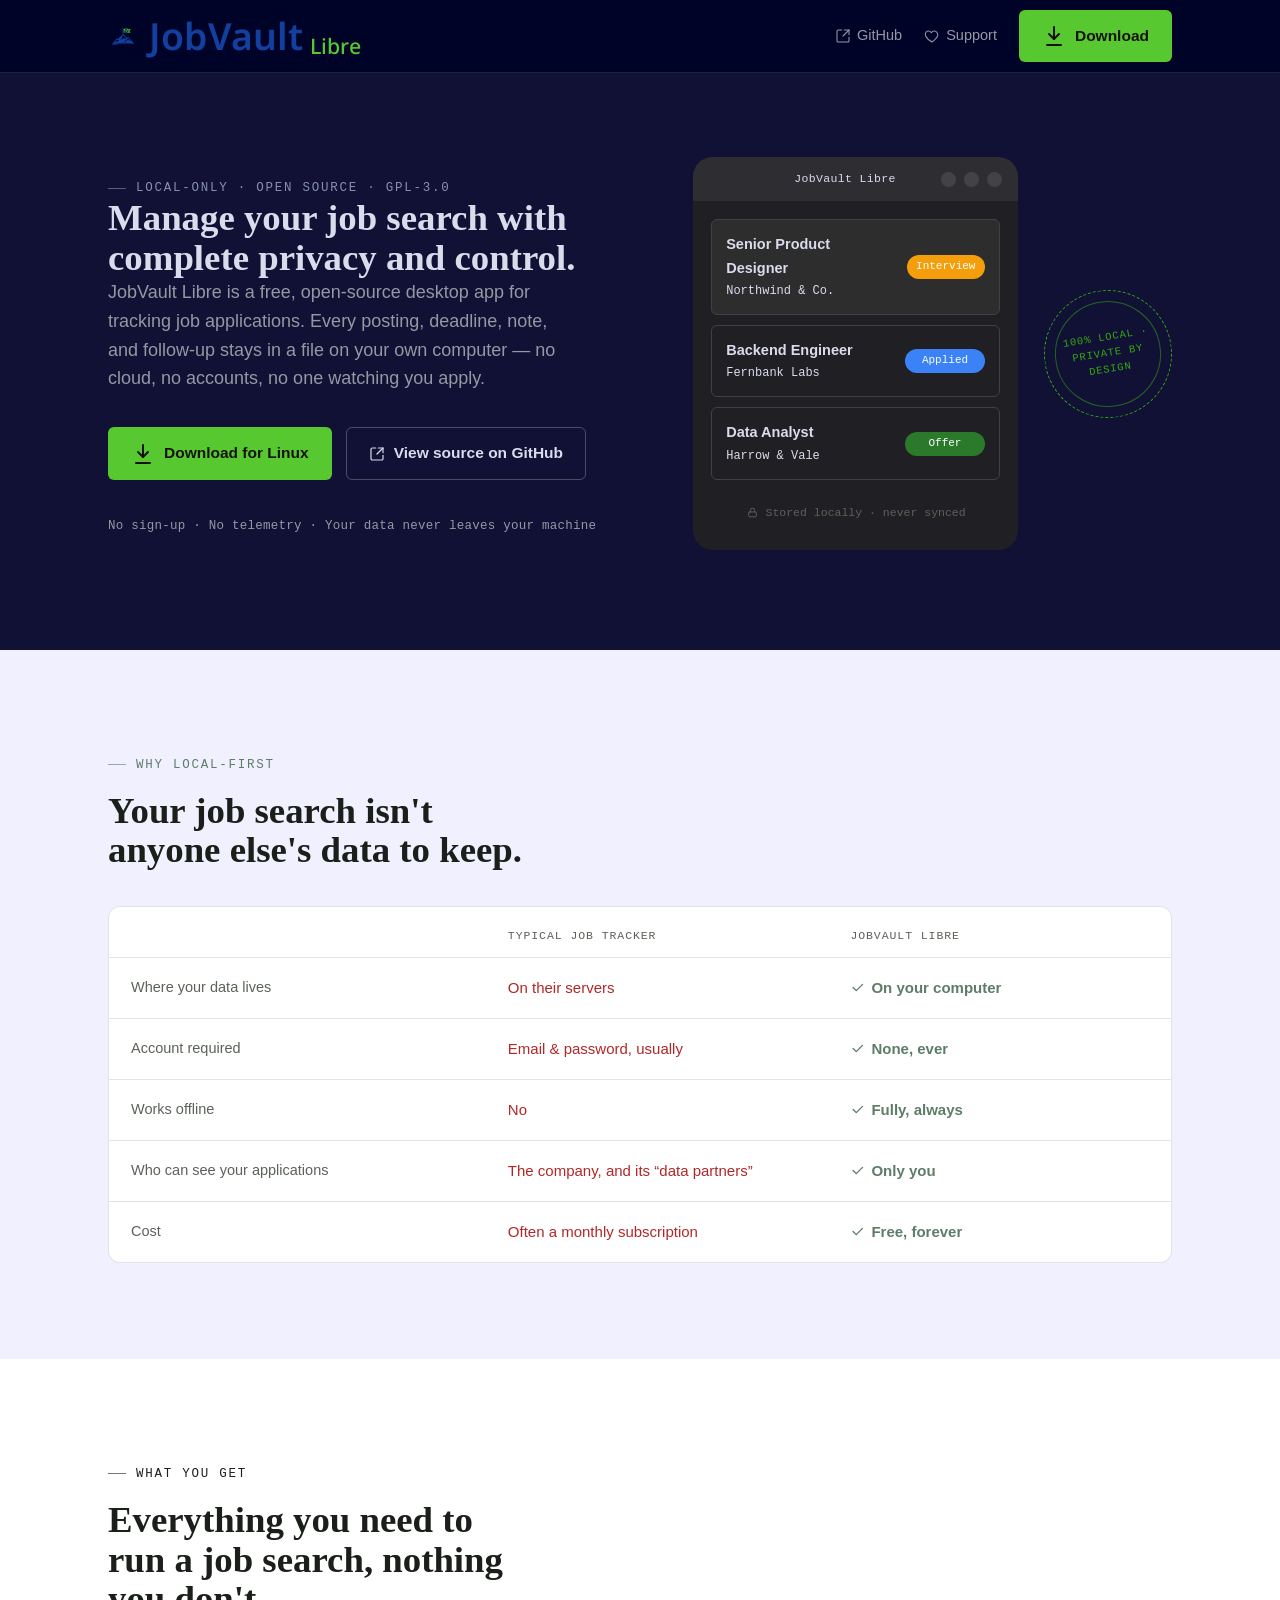
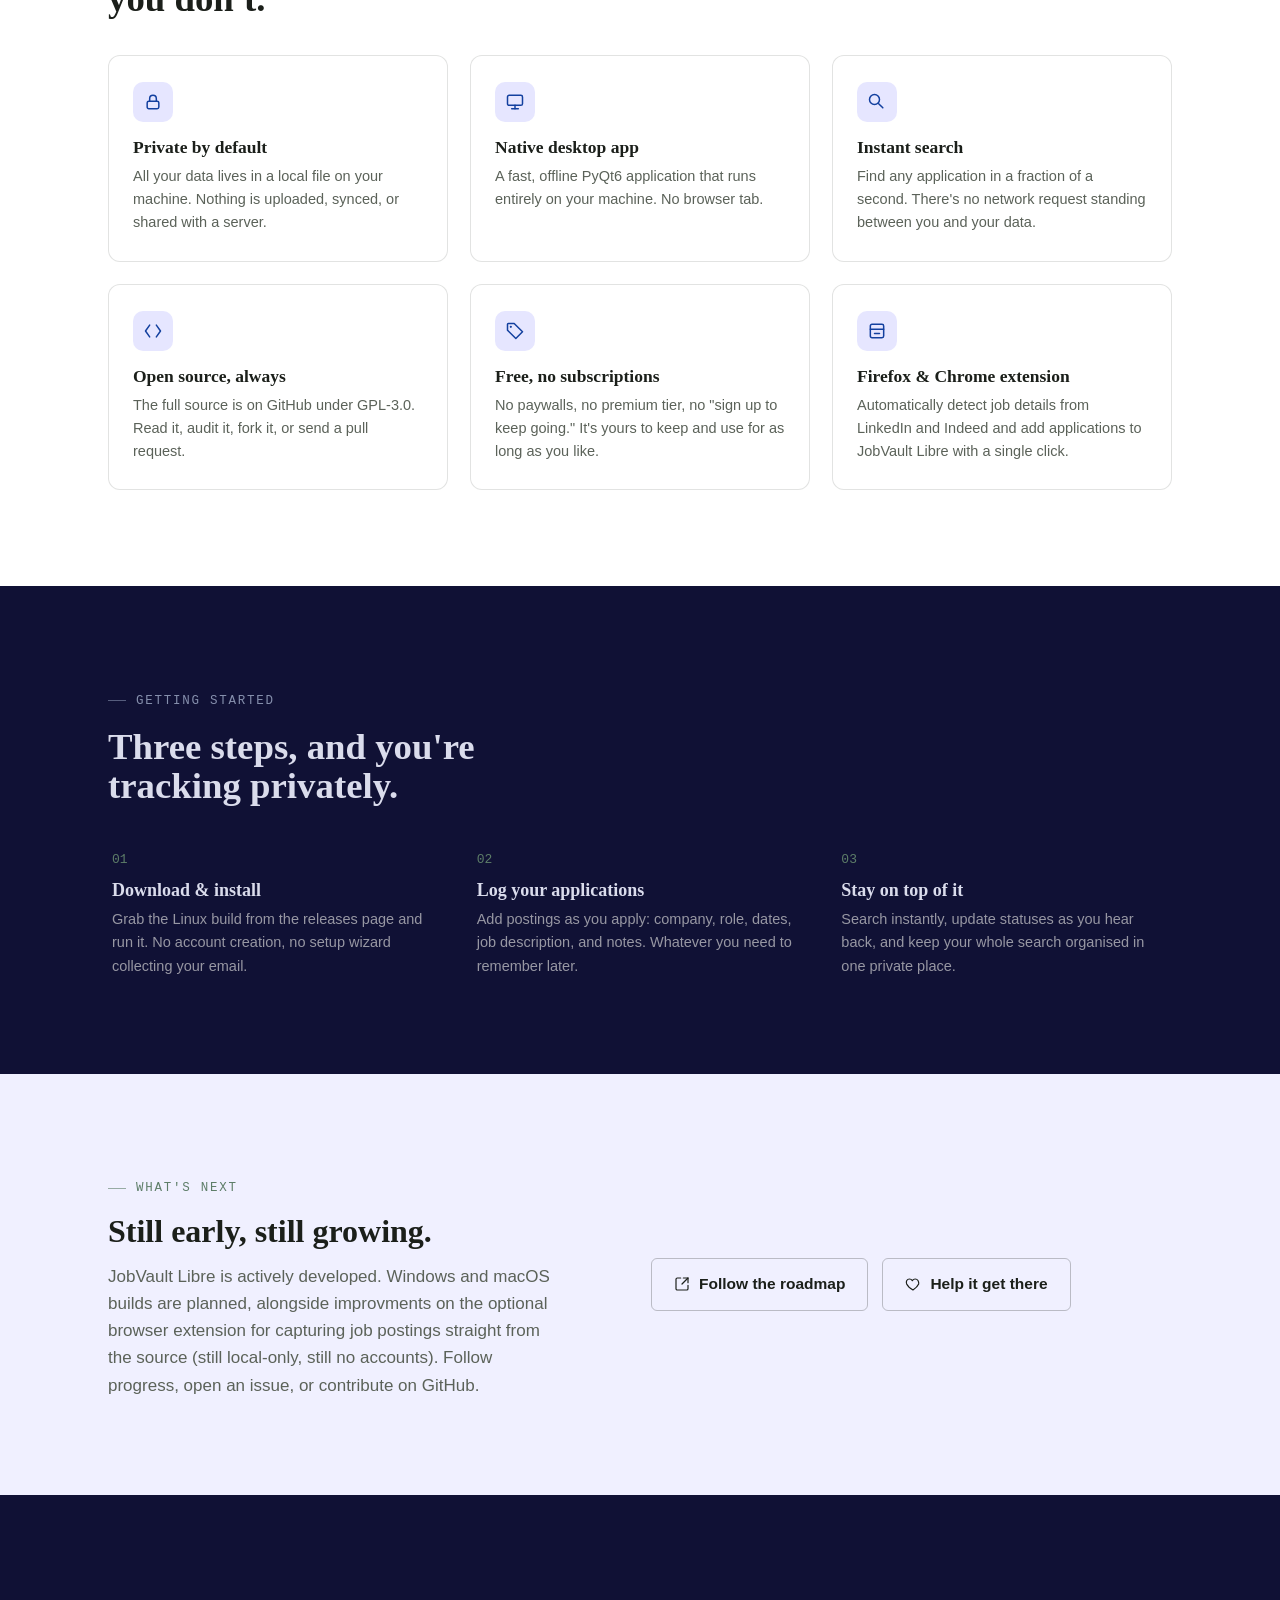
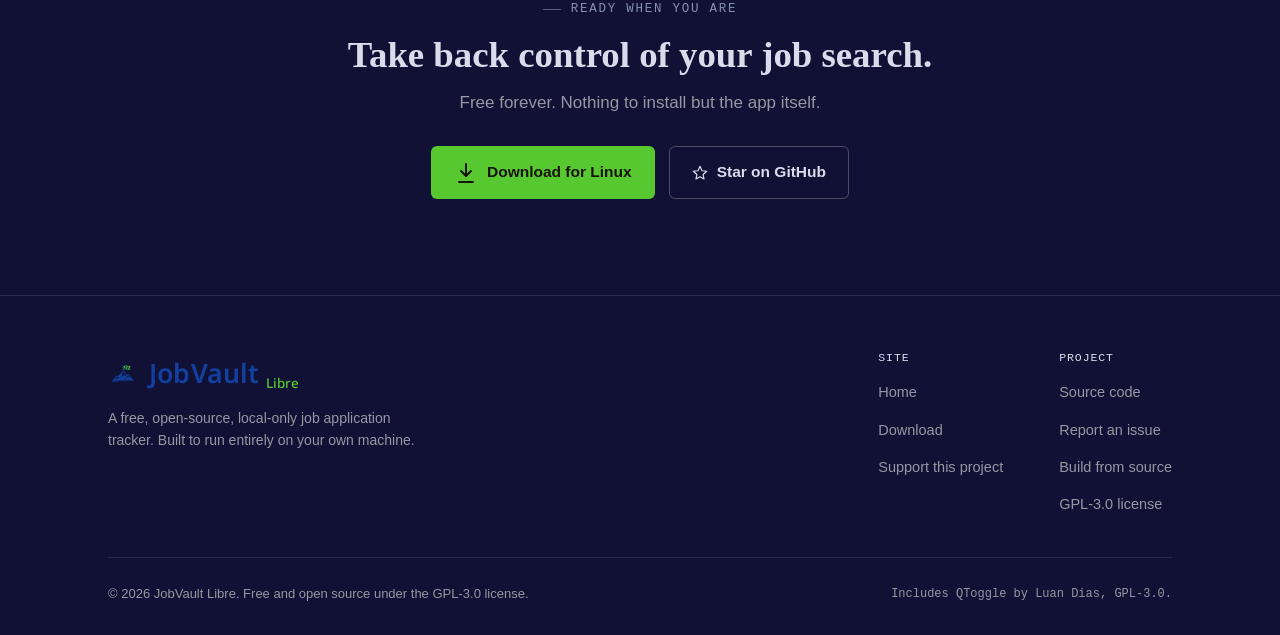
<file: docs/index.html>
<!DOCTYPE html>
<html lang="en">
<head>
<meta charset="UTF-8">
<meta name="viewport" content="width=device-width, initial-scale=1.0">
<title>JobVault Libre — Manage your job search with complete privacy</title>
<meta name="description" content="JobVault Libre is a free, open-source, local-only desktop app for tracking job applications. No cloud, no accounts, no subscriptions — your data never leaves your machine.">

<meta property="og:title" content="JobVault Libre">
<meta property="og:description" content="Manage your job search with complete privacy and control.">
<meta property="og:type" content="website">
<meta property="og:image" content="assets/JV_label.png">

<link rel="icon" type="image/svg+xml" href="assets/favicon.svg">
<link rel="preconnect" href="https://fonts.googleapis.com">
<link rel="preconnect" href="https://fonts.gstatic.com" crossorigin>
<link href="https://fonts.googleapis.com/css2?family=Fraunces:opsz,wght@9..144,500;9..144,600;9..144,900&family=IBM+Plex+Sans:wght@400;500;600;700&family=IBM+Plex+Mono:wght@400;500&display=swap" rel="stylesheet">
<link rel="stylesheet" href="assets/style.css">
</head>
<body>

<header class="site-header">
  <div class="container">
    <a href="index.html" class="brand">
      <img src="assets/JV_logo.png" alt="" data-logo>
      <span class="brand-mark-fallback" style="display:none">JV Libre</span>
      <span class="brand-jobvault">JobVault</span> <span class="brand-libre">Libre</span>
    </a>
    <nav class="nav-links">
      <a class="nav-link" href="https://github.com/mariohevia/JobVault-Libre" target="_blank" rel="noopener">
        <svg viewBox="0 0 24 24" fill="none" stroke="currentColor" stroke-width="1.6" stroke-linecap="round" stroke-linejoin="round"><path d="M14 3h7v7"/><path d="M21 3l-9 9"/><path d="M21 14v5a2 2 0 01-2 2H5a2 2 0 01-2-2V5a2 2 0 012-2h5"/></svg>
        <span class="nav-text">GitHub</span>
      </a>
      <a class="nav-link" href="support.html">
        <svg viewBox="0 0 24 24" fill="none" stroke="currentColor" stroke-width="1.6" stroke-linecap="round" stroke-linejoin="round"><path d="M12 21s-7.5-4.6-9.5-9.1C1 8 3 4.5 6.7 4.5c2 0 3.4 1.1 4.3 2.5.9-1.4 2.3-2.5 4.3-2.5C19 4.5 21 8 20.5 11.9 18.5 16.4 12 21 12 21z"/></svg>
        <span class="nav-text">Support</span>
      </a>
      <a class="btn btn-primary" href="download.html">
        <svg width="24" height="24" viewBox="0 0 24 24" fill="none" stroke="currentColor" stroke-width="2" stroke-linecap="round" stroke-linejoin="round"><path d="M12 3v12"/><path d="M7 10l5 5 5-5"/><path d="M5 21h14"/></svg>
        Download
      </a>
    </nav>
  </div>
</header>

<main>

  <!-- ============ HERO ============ -->
  <section class="hero band-dark">
    <div class="container hero-grid">
      <div>
        <span class="eyebrow">Local-only · Open source · GPL-3.0</span>
        <h2 style="font-size:clamp(1.7rem,3vw,2.3rem);">Manage your job search with complete privacy and control.</h1>
        <p class="hero-sub">JobVault Libre is a free, open-source desktop app for tracking job applications. Every posting, deadline, note, and follow-up stays in a file on your own computer — no cloud, no accounts, no one watching you apply.</p>
        <div class="hero-ctas">
          <a class="btn btn-primary" href="download.html">
            <svg width="24" height="24" viewBox="0 0 24 24" fill="none" stroke="currentColor" stroke-width="2" stroke-linecap="round" stroke-linejoin="round"><path d="M12 3v12"/><path d="M7 10l5 5 5-5"/><path d="M5 21h14"/></svg>
            Download for Linux
          </a>
          <a class="btn btn-outline-dark" href="https://github.com/mariohevia/JobVault-Libre" target="_blank" rel="noopener">
            <svg width="16" height="16" viewBox="0 0 24 24" fill="none" stroke="currentColor" stroke-width="1.8" stroke-linecap="round" stroke-linejoin="round"><path d="M14 3h7v7"/><path d="M21 3l-9 9"/><path d="M21 14v5a2 2 0 01-2 2H5a2 2 0 01-2-2V5a2 2 0 012-2h5"/></svg>
            View source on GitHub
          </a>
        </div>
        <span class="hero-note">No sign-up · No telemetry · Your data never leaves your machine</span>
      </div>

      <div style="display:flex; align-items:center; gap:26px; justify-content:center;">
        <div class="mock-window" style="max-width:400px; width:100%;">
          <div class="mock-titlebar">
            <span class="mock-titlebar-label">JobVault Libre</span>
            <span class="mock-dot"></span><span class="mock-dot"></span><span class="mock-dot"></span>
          </div>
          <div class="mock-body">
            <div class="mock-row active">
              <div>
                <div class="mock-role">Senior Product Designer</div>
                <div class="mock-company">Northwind &amp; Co.</div>
              </div>
              <span class="mock-status status-interview">Interview</span>
            </div>
            <div class="mock-row">
              <div>
                <div class="mock-role">Backend Engineer</div>
                <div class="mock-company">Fernbank Labs</div>
              </div>
              <span class="mock-status status-applied">Applied</span>
            </div>
            <div class="mock-row">
              <div>
                <div class="mock-role">Data Analyst</div>
                <div class="mock-company">Harrow &amp; Vale</div>
              </div>
              <span class="mock-status status-offer">Offer</span>
            </div>
            <div class="mock-lock">
              <svg viewBox="0 0 24 24" fill="none" stroke="currentColor" stroke-width="1.8" stroke-linecap="round" stroke-linejoin="round"><rect x="5" y="11" width="14" height="9" rx="2"/><path d="M8 11V8a4 4 0 018 0v3"/></svg>
              Stored locally · never synced
            </div>
          </div>
        </div>
        <div class="stamp" aria-hidden="true"><span>100% Local · Private by design</span></div>
      </div>
    </div>
  </section>

  <!-- ============ WHY LOCAL-FIRST ============ -->
  <section class="band band-paper">
    <div class="container">
      <span class="eyebrow">Why local-first</span>
      <h2 style="font-size:clamp(1.7rem,3vw,2.3rem); margin:16px 0 36px; max-width:24ch;">Your job search isn't anyone else's data to keep.</h2>

      <div class="compare">
        <div class="compare-row head">
          <div class="compare-cell"></div>
          <div class="compare-cell">Typical job tracker</div>
          <div class="compare-cell">JobVault Libre</div>
        </div>
        <div class="compare-row">
          <div class="compare-cell label" data-label="Where your data lives">Where your data lives</div>
          <div class="compare-cell bad">On their servers</div>
          <div class="compare-cell good"><svg viewBox="0 0 24 24" fill="none" stroke="currentColor" stroke-width="2.2" stroke-linecap="round" stroke-linejoin="round"><path d="M5 12l5 5L20 7"/></svg>On your computer</div>
        </div>
        <div class="compare-row">
          <div class="compare-cell label" data-label="Account required">Account required</div>
          <div class="compare-cell bad">Email &amp; password, usually</div>
          <div class="compare-cell good"><svg viewBox="0 0 24 24" fill="none" stroke="currentColor" stroke-width="2.2" stroke-linecap="round" stroke-linejoin="round"><path d="M5 12l5 5L20 7"/></svg>None, ever</div>
        </div>
        <div class="compare-row">
          <div class="compare-cell label" data-label="Works offline">Works offline</div>
          <div class="compare-cell bad">No</div>
          <div class="compare-cell good"><svg viewBox="0 0 24 24" fill="none" stroke="currentColor" stroke-width="2.2" stroke-linecap="round" stroke-linejoin="round"><path d="M5 12l5 5L20 7"/></svg>Fully, always</div>
        </div>
        <div class="compare-row">
          <div class="compare-cell label" data-label="Who can see your applications">Who can see your applications</div>
          <div class="compare-cell bad">The company, and its “data partners”</div>
          <div class="compare-cell good"><svg viewBox="0 0 24 24" fill="none" stroke="currentColor" stroke-width="2.2" stroke-linecap="round" stroke-linejoin="round"><path d="M5 12l5 5L20 7"/></svg>Only you</div>
        </div>
        <div class="compare-row">
          <div class="compare-cell label" data-label="Cost">Cost</div>
          <div class="compare-cell bad">Often a monthly subscription</div>
          <div class="compare-cell good"><svg viewBox="0 0 24 24" fill="none" stroke="currentColor" stroke-width="2.2" stroke-linecap="round" stroke-linejoin="round"><path d="M5 12l5 5L20 7"/></svg>Free, forever</div>
        </div>
      </div>
    </div>
  </section>

  <!-- ============ FEATURES ============ -->
  <section class="band band-raised-paper">
    <div class="container">
      <span class="eyebrow">What you get</span>
      <h2 style="font-size:clamp(1.7rem,3vw,2.3rem); margin:16px 0 36px; max-width:22ch;">Everything you need to run a job search, nothing you don't.</h2>

      <div class="grid-3">
        <div class="feature-card">
          <div class="feature-icon"><svg viewBox="0 0 24 24" fill="none" stroke="currentColor" stroke-width="1.8" stroke-linecap="round" stroke-linejoin="round"><rect x="5" y="11" width="14" height="9" rx="2"/><path d="M8 11V8a4 4 0 018 0v3"/></svg></div>
          <h3>Private by default</h3>
          <p>All your data lives in a local file on your machine. Nothing is uploaded, synced, or shared with a server.</p>
        </div>
        <div class="feature-card">
          <div class="feature-icon"><svg viewBox="0 0 24 24" fill="none" stroke="currentColor" stroke-width="1.8" stroke-linecap="round" stroke-linejoin="round"><rect x="3" y="4" width="18" height="12" rx="2"/><line x1="8" y1="20" x2="16" y2="20"/><line x1="12" y1="16" x2="12" y2="20"/></svg></div>
          <h3>Native desktop app</h3>
          <p>A fast, offline PyQt6 application that runs entirely on your machine. No browser tab.</p>
        </div>
        <div class="feature-card">
          <div class="feature-icon"><svg viewBox="0 0 24 24" fill="none" stroke="currentColor" stroke-width="1.8" stroke-linecap="round" stroke-linejoin="round"><circle cx="9" cy="9" r="6"/><line x1="14" y1="14" x2="19" y2="19"/></svg></div>
          <h3>Instant search</h3>
          <p>Find any application in a fraction of a second. There's no network request standing between you and your data.</p>
        </div>
        <div class="feature-card">
          <div class="feature-icon"><svg viewBox="0 0 24 24" fill="none" stroke="currentColor" stroke-width="1.8" stroke-linecap="round" stroke-linejoin="round"><path d="M8 5l-5 7 5 7"/><path d="M16 5l5 7-5 7"/></svg></div>
          <h3>Open source, always</h3>
          <p>The full source is on GitHub under GPL-3.0. Read it, audit it, fork it, or send a pull request.</p>
        </div>
        <div class="feature-card">
          <div class="feature-icon"><svg viewBox="0 0 24 24" fill="none" stroke="currentColor" stroke-width="1.8" stroke-linecap="round" stroke-linejoin="round"><path d="M3 11V4a1 1 0 011-1h7l10 10-8 8L3 11z"/><circle cx="7" cy="7" r="1.3" fill="currentColor" stroke="none"/></svg></div>
          <h3>Free, no subscriptions</h3>
          <p>No paywalls, no premium tier, no "sign up to keep going." It's yours to keep and use for as long as you like.</p>
        </div>
        <div class="feature-card">
          <div class="feature-icon"><svg viewBox="0 0 24 24" fill="none" stroke="currentColor" stroke-width="1.8" stroke-linecap="round" stroke-linejoin="round"><rect x="4" y="4" width="16" height="16" rx="2"/><line x1="4" y1="10" x2="20" y2="10"/><line x1="9" y1="15" x2="15" y2="15"/></svg></div>
          <h3>Firefox & Chrome extension</h3>
          <p>Automatically detect job details from LinkedIn and Indeed and add applications to JobVault Libre with a single click.</p>
        </div>
      </div>
    </div>
  </section>

  <!-- ============ HOW IT WORKS ============ -->
  <section class="band band-dark">
    <div class="container">
      <span class="eyebrow">Getting started</span>
      <h2 style="font-size:clamp(1.7rem,3vw,2.3rem); margin:16px 0 44px; max-width:22ch;">Three steps, and you're tracking privately.</h2>
      <div class="steps">
        <div class="step">
          <span class="step-num">01</span>
          <h3>Download &amp; install</h3>
          <p>Grab the Linux build from the releases page and run it. No account creation, no setup wizard collecting your email.</p>
        </div>
        <div class="step">
          <span class="step-num">02</span>
          <h3>Log your applications</h3>
          <p>Add postings as you apply: company, role, dates, job description, and notes. Whatever you need to remember later.</p>
        </div>
        <div class="step">
          <span class="step-num">03</span>
          <h3>Stay on top of it</h3>
          <p>Search instantly, update statuses as you hear back, and keep your whole search organised in one private place.</p>
        </div>
      </div>
    </div>
  </section>

  <!-- ============ ROADMAP ============ -->
  <section class="band band-paper">
    <div class="container grid-2" style="align-items:center;">
      <div>
        <span class="eyebrow">What's next</span>
        <h2 style="font-size:clamp(1.5rem,2.6vw,2rem); margin:16px 0 14px;">Still early, still growing.</h2>
        <p style="color:var(--paper-text-muted); max-width:48ch;">JobVault Libre is actively developed. Windows and macOS builds are planned, alongside improvments on the optional browser extension for capturing job postings straight from the source (still local-only, still no accounts). Follow progress, open an issue, or contribute on GitHub.</p>
      </div>
      <div style="display:flex; gap:14px; flex-wrap:wrap; justify-content:flex-start;">
        <a class="btn btn-outline-paper" href="https://github.com/mariohevia/JobVault-Libre" target="_blank" rel="noopener">
          <svg width="16" height="16" viewBox="0 0 24 24" fill="none" stroke="currentColor" stroke-width="1.8" stroke-linecap="round" stroke-linejoin="round"><path d="M14 3h7v7"/><path d="M21 3l-9 9"/><path d="M21 14v5a2 2 0 01-2 2H5a2 2 0 01-2-2V5a2 2 0 012-2h5"/></svg>
          Follow the roadmap
        </a>
        <a class="btn btn-outline-paper" href="support.html">
          <svg width="16" height="16" viewBox="0 0 24 24" fill="none" stroke="currentColor" stroke-width="1.8" stroke-linecap="round" stroke-linejoin="round"><path d="M12 21s-7.5-4.6-9.5-9.1C1 8 3 4.5 6.7 4.5c2 0 3.4 1.1 4.3 2.5.9-1.4 2.3-2.5 4.3-2.5C19 4.5 21 8 20.5 11.9 18.5 16.4 12 21 12 21z"/></svg>
          Help it get there
        </a>
      </div>
    </div>
  </section>

  <!-- ============ CTA BAND ============ -->
  <section class="band band-dark cta-band">
    <div class="container">
      <span class="eyebrow" style="justify-content:center;">Ready when you are</span>
      <h2 style="margin-top:16px;">Take back control of your job search.</h2>
      <p>Free forever. Nothing to install but the app itself.</p>
      <div class="cta-actions">
        <a class="btn btn-primary" href="download.html">
          <svg width="24" height="24" viewBox="0 0 24 24" fill="none" stroke="currentColor" stroke-width="2" stroke-linecap="round" stroke-linejoin="round"><path d="M12 3v12"/><path d="M7 10l5 5 5-5"/><path d="M5 21h14"/></svg>
          Download for Linux
        </a>
        <a class="btn btn-outline-dark" href="https://github.com/mariohevia/JobVault-Libre" target="_blank" rel="noopener">
          <svg width="16" height="16" viewBox="0 0 24 24" fill="none" stroke="currentColor" stroke-width="1.8" stroke-linecap="round" stroke-linejoin="round"><path d="M12 2l3 6.6 7 .8-5.3 4.9L18 21l-6-3.4L6 21l1.3-6.7L2 9.4l7-.8z"/></svg>
          Star on GitHub
        </a>
      </div>
    </div>
  </section>

</main>

<footer class="site-footer">
  <div class="container">
    <div class="footer-top">
      <div class="footer-brand">
        <a href="index.html" class="brand">
          <img src="assets/JV_logo.png" alt="" data-logo>
          <span class="brand-mark-fallback" style="display:none">JV</span>
          <span class="brand-jobvault footer">JobVault</span> <span class="brand-libre footer">Libre</span>
        </a>
        <p>A free, open-source, local-only job application tracker. Built to run entirely on your own machine.</p>
      </div>
      <div class="footer-cols">
        <div class="footer-col">
          <h4>Site</h4>
          <ul>
            <li><a href="index.html">Home</a></li>
            <li><a href="download.html">Download</a></li>
            <li><a href="support.html">Support this project</a></li>
          </ul>
        </div>
        <div class="footer-col">
          <h4>Project</h4>
          <ul>
            <li><a href="https://github.com/mariohevia/JobVault-Libre" target="_blank" rel="noopener">Source code</a></li>
            <li><a href="https://github.com/mariohevia/JobVault-Libre/issues" target="_blank" rel="noopener">Report an issue</a></li>
            <li><a href="https://github.com/mariohevia/JobVault-Libre/blob/main/build_instructions.md" target="_blank" rel="noopener">Build from source</a></li>
            <li><a href="https://github.com/mariohevia/JobVault-Libre/blob/main/LICENSE" target="_blank" rel="noopener">GPL-3.0 license</a></li>
          </ul>
        </div>
      </div>
    </div>
    <div class="footer-bottom">
      <span>© <span data-year>2026</span> JobVault Libre. Free and open source under the GPL-3.0 license.</span>
      <span class="license">Includes QToggle by Luan Dias, GPL-3.0.</span>
    </div>
  </div>
</footer>

<script src="assets/script.js"></script>
</body>
</html>
</file>
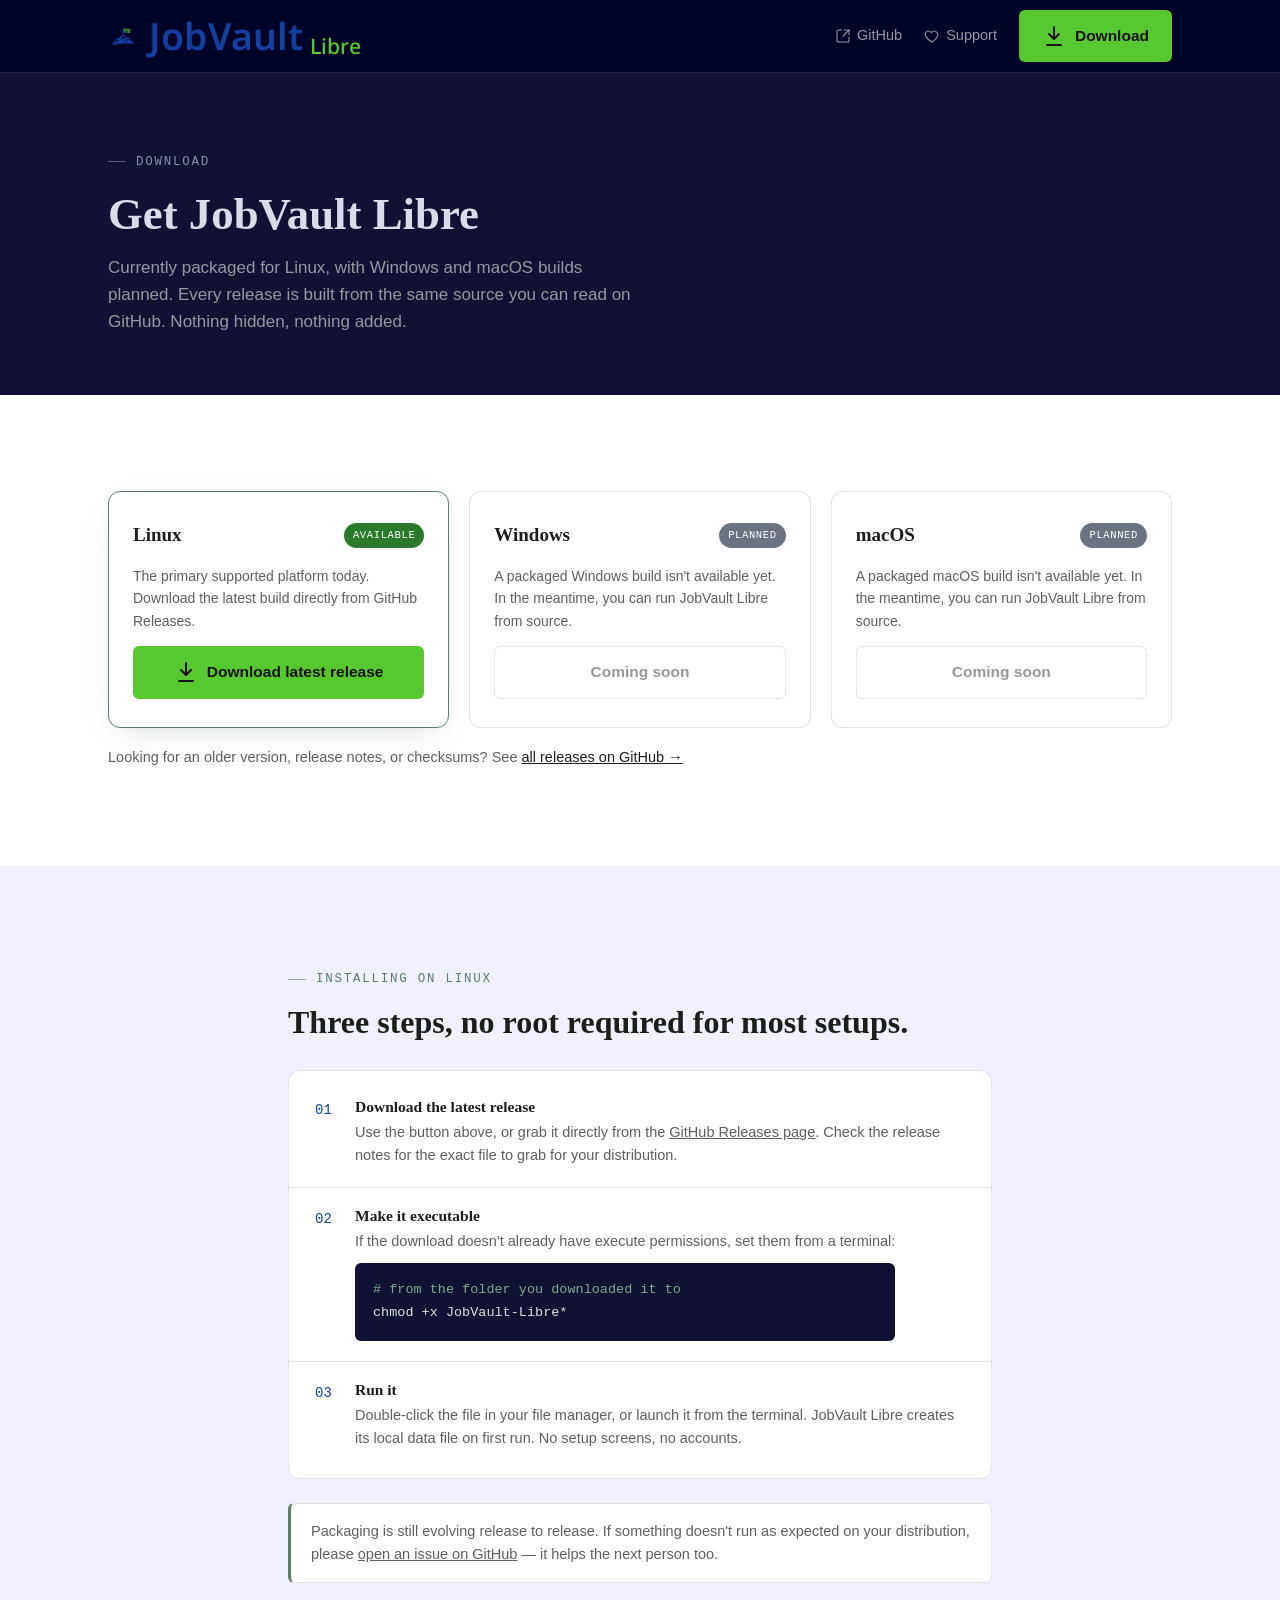
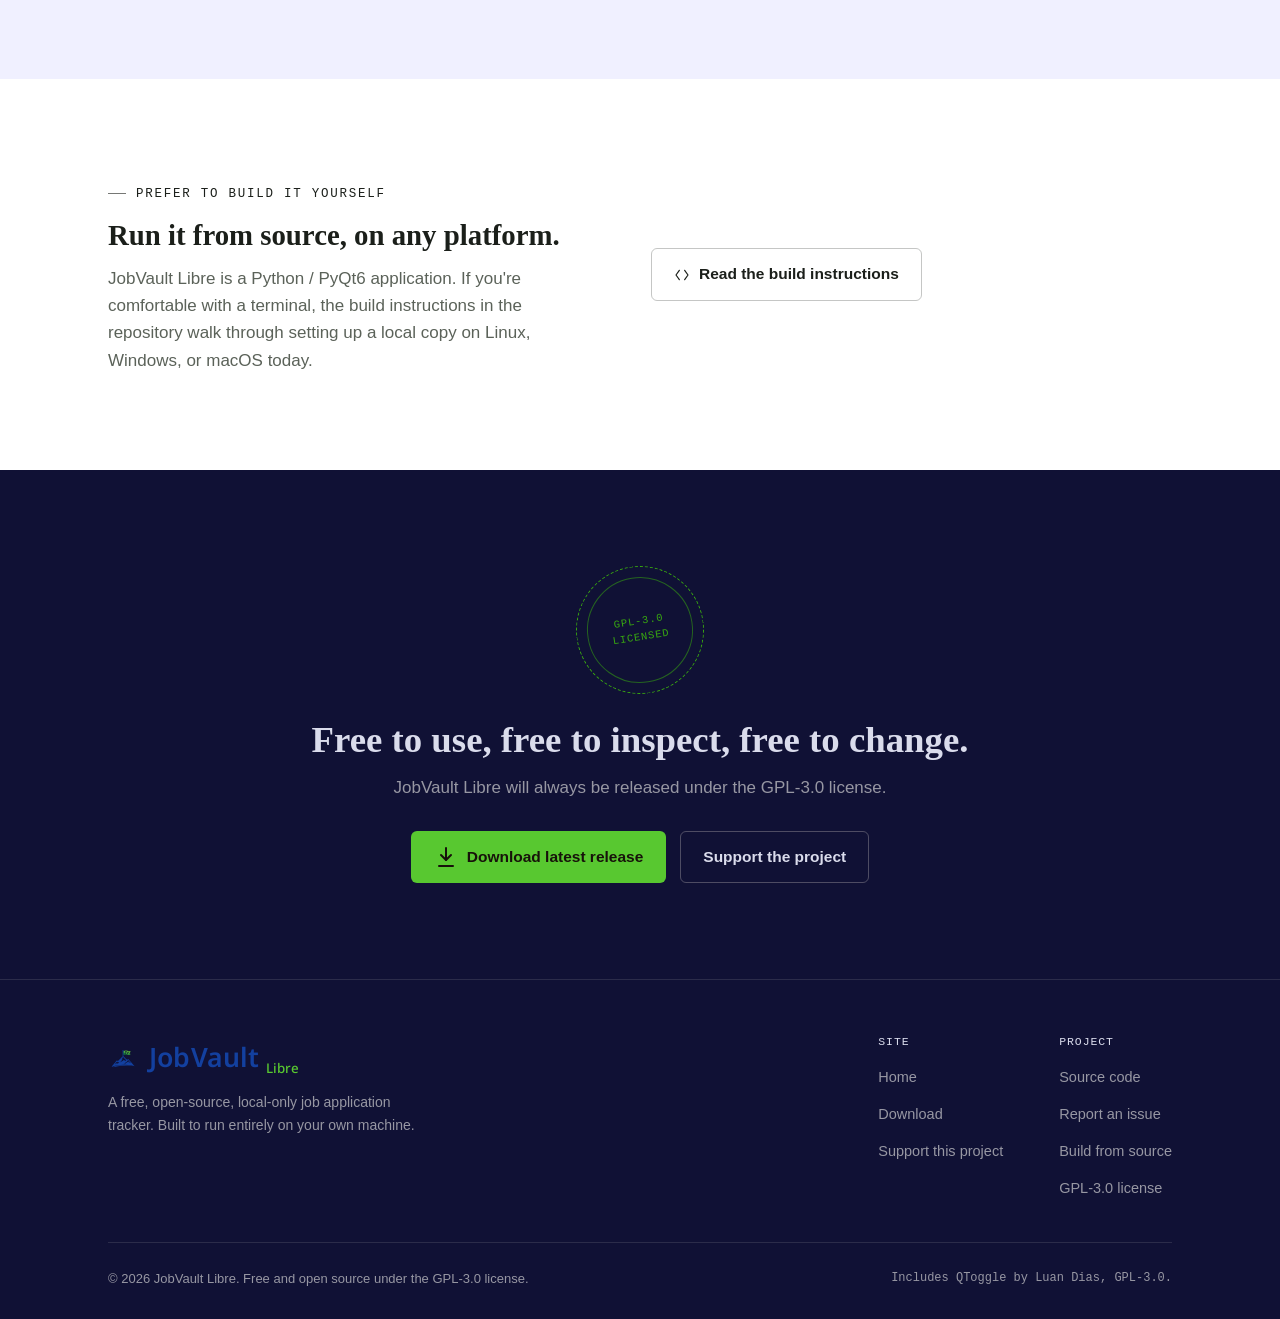
<file: docs/download.html>
<!DOCTYPE html>
<html lang="en">
<head>
<meta charset="UTF-8">
<meta name="viewport" content="width=device-width, initial-scale=1.0">
<title>Download — JobVault Libre</title>
<meta name="description" content="Download JobVault Libre, the free and open-source local-only job application tracker. Currently available for Linux, with Windows and macOS planned.">

<link rel="icon" type="image/svg+xml" href="assets/favicon.svg">
<link rel="preconnect" href="https://fonts.googleapis.com">
<link rel="preconnect" href="https://fonts.gstatic.com" crossorigin>
<link href="https://fonts.googleapis.com/css2?family=Fraunces:opsz,wght@9..144,500;9..144,600;9..144,900&family=IBM+Plex+Sans:wght@400;500;600;700&family=IBM+Plex+Mono:wght@400;500&display=swap" rel="stylesheet">
<link rel="stylesheet" href="assets/style.css">
</head>
<body>

<header class="site-header">
  <div class="container">
    <a href="index.html" class="brand">
      <img src="assets/JV_logo.png" alt="" data-logo>
      <span class="brand-mark-fallback" style="display:none">JV</span>
      <span class="brand-jobvault">JobVault</span> <span class="brand-libre">Libre</span>
    </a>
    <nav class="nav-links">
      <a class="nav-link" href="https://github.com/mariohevia/JobVault-Libre" target="_blank" rel="noopener">
        <svg viewBox="0 0 24 24" fill="none" stroke="currentColor" stroke-width="1.6" stroke-linecap="round" stroke-linejoin="round"><path d="M14 3h7v7"/><path d="M21 3l-9 9"/><path d="M21 14v5a2 2 0 01-2 2H5a2 2 0 01-2-2V5a2 2 0 012-2h5"/></svg>
        <span class="nav-text">GitHub</span>
      </a>
      <a class="nav-link" href="support.html">
        <svg viewBox="0 0 24 24" fill="none" stroke="currentColor" stroke-width="1.6" stroke-linecap="round" stroke-linejoin="round"><path d="M12 21s-7.5-4.6-9.5-9.1C1 8 3 4.5 6.7 4.5c2 0 3.4 1.1 4.3 2.5.9-1.4 2.3-2.5 4.3-2.5C19 4.5 21 8 20.5 11.9 18.5 16.4 12 21 12 21z"/></svg>
        <span class="nav-text">Support</span>
      </a>
      <a class="btn btn-primary" href="#platforms">
        <svg width="24" height="24" viewBox="0 0 24 24" fill="none" stroke="currentColor" stroke-width="2" stroke-linecap="round" stroke-linejoin="round"><path d="M12 3v12"/><path d="M7 10l5 5 5-5"/><path d="M5 21h14"/></svg>
        Download
      </a>
    </nav>
  </div>
</header>

<main>

  <section class="page-hero band-dark">
    <div class="container">
      <span class="eyebrow">Download</span>
      <h1>Get JobVault Libre</h1>
      <p>Currently packaged for Linux, with Windows and macOS builds planned. Every release is built from the same source you can read on GitHub. Nothing hidden, nothing added.</p>
    </div>
  </section>

  <section class="band band-raised-paper" id="platforms">
    <div class="container">
      <div class="platform-cards">

        <div class="platform-card is-ready">
          <div class="platform-top">
            <span class="platform-name">Linux</span>
            <span class="platform-badge badge-ready">Available</span>
          </div>
          <p class="platform-desc">The primary supported platform today. Download the latest build directly from GitHub Releases.</p>
          <a class="btn btn-primary btn-block" href="https://github.com/mariohevia/JobVault-Libre/releases/latest/download/JobVault_Libre-x86_64.AppImage" target="_blank" rel="noopener">
            <svg width="24" height="24" viewBox="0 0 24 24" fill="none" stroke="currentColor" stroke-width="2" stroke-linecap="round" stroke-linejoin="round"><path d="M12 3v12"/><path d="M7 10l5 5 5-5"/><path d="M5 21h14"/></svg>
            Download latest release
          </a>
        </div>

        <div class="platform-card">
          <div class="platform-top">
            <span class="platform-name">Windows</span>
            <span class="platform-badge badge-soon">Planned</span>
          </div>
          <p class="platform-desc">A packaged Windows build isn't available yet. In the meantime, you can run JobVault Libre from source.</p>
          <a class="btn btn-outline-paper btn-block btn-disabled" href="#" aria-disabled="true">Coming soon</a>
        </div>

        <div class="platform-card">
          <div class="platform-top">
            <span class="platform-name">macOS</span>
            <span class="platform-badge badge-soon">Planned</span>
          </div>
          <p class="platform-desc">A packaged macOS build isn't available yet. In the meantime, you can run JobVault Libre from source.</p>
          <a class="btn btn-outline-paper btn-block btn-disabled" href="#" aria-disabled="true">Coming soon</a>
        </div>

      </div>

      <p style="margin-top:18px; font-size:14.5px; color:var(--paper-text-muted);">
        Looking for an older version, release notes, or checksums? See
        <a href="https://github.com/mariohevia/JobVault-Libre/releases" target="_blank" rel="noopener" style="text-decoration:underline; color:var(--paper-text);">all releases on GitHub →</a>
      </p>
    </div>
  </section>

  <section class="band band-paper">
    <div class="container" style="max-width:760px;">
      <span class="eyebrow">Installing on Linux</span>
      <h2 style="font-size:clamp(1.5rem,2.6vw,2rem); margin:16px 0 30px;">Three steps, no root required for most setups.</h2>

      <div class="steps-panel">
        <div class="steps-panel-row">
          <span class="steps-panel-num">01</span>
          <div>
            <h4>Download the latest release</h4>
            <p>Use the button above, or grab it directly from the <a href="https://github.com/mariohevia/JobVault-Libre/releases" target="_blank" rel="noopener" style="text-decoration:underline;">GitHub Releases page</a>. Check the release notes for the exact file to grab for your distribution.</p>
          </div>
        </div>
        <div class="steps-panel-row">
          <span class="steps-panel-num">02</span>
          <div>
            <h4>Make it executable</h4>
            <p>If the download doesn't already have execute permissions, set them from a terminal:</p>
            <div class="code-block" style="margin-top:10px;"><span class="c"># from the folder you downloaded it to</span><br>chmod +x JobVault-Libre*</div>
          </div>
        </div>
        <div class="steps-panel-row">
          <span class="steps-panel-num">03</span>
          <div>
            <h4>Run it</h4>
            <p>Double-click the file in your file manager, or launch it from the terminal. JobVault Libre creates its local data file on first run. No setup screens, no accounts.</p>
          </div>
        </div>
      </div>

      <div class="note-box" style="margin-top:24px;">
        Packaging is still evolving release to release. If something doesn't run as expected on your distribution, please <a href="https://github.com/mariohevia/JobVault-Libre/issues" target="_blank" rel="noopener" style="text-decoration:underline;">open an issue on GitHub</a> — it helps the next person too.
      </div>
    </div>
  </section>

  <section class="band band-raised-paper">
    <div class="container grid-2" style="align-items:center;">
      <div>
        <span class="eyebrow">Prefer to build it yourself</span>
        <h2 style="font-size:clamp(1.4rem,2.4vw,1.8rem); margin:16px 0 14px;">Run it from source, on any platform.</h2>
        <p style="color:var(--paper-text-muted); max-width:48ch;">JobVault Libre is a Python / PyQt6 application. If you're comfortable with a terminal, the build instructions in the repository walk through setting up a local copy on Linux, Windows, or macOS today.</p>
      </div>
      <div>
        <a class="btn btn-outline-paper" href="https://github.com/mariohevia/JobVault-Libre/blob/main/build_instructions.md" target="_blank" rel="noopener">
          <svg width="16" height="16" viewBox="0 0 24 24" fill="none" stroke="currentColor" stroke-width="1.8" stroke-linecap="round" stroke-linejoin="round"><path d="M8 5l-5 7 5 7"/><path d="M16 5l5 7-5 7"/></svg>
          Read the build instructions
        </a>
      </div>
    </div>
  </section>

  <section class="band band-dark cta-band">
    <div class="container">
      <span class="stamp" aria-hidden="true" style="margin:0 auto 26px;"><span>GPL-3.0 Licensed</span></span>
      <h2>Free to use, free to inspect, free to change.</h2>
      <p>JobVault Libre will always be released under the GPL-3.0 license.</p>
      <div class="cta-actions">
        <a class="btn btn-primary" href="https://github.com/mariohevia/JobVault-Libre/releases/latest" target="_blank" rel="noopener">
            <svg width="24" height="24" viewBox="0 0 24 24" fill="none" stroke="currentColor" stroke-width="2" stroke-linecap="round" stroke-linejoin="round"><path d="M12 3v12"/><path d="M7 10l5 5 5-5"/><path d="M5 21h14"/></svg>
            Download latest release</a>
        <a class="btn btn-outline-dark" href="support.html">Support the project</a>
      </div>
    </div>
  </section>

</main>

<footer class="site-footer">
  <div class="container">
    <div class="footer-top">
      <div class="footer-brand">
        <a href="index.html" class="brand">
          <img src="assets/JV_logo.png" alt="" data-logo>
          <span class="brand-mark-fallback" style="display:none">JV</span>
          <span class="brand-jobvault footer">JobVault</span> <span class="brand-libre footer">Libre</span>
        </a>
        <p>A free, open-source, local-only job application tracker. Built to run entirely on your own machine.</p>
      </div>
      <div class="footer-cols">
        <div class="footer-col">
          <h4>Site</h4>
          <ul>
            <li><a href="index.html">Home</a></li>
            <li><a href="download.html">Download</a></li>
            <li><a href="support.html">Support this project</a></li>
          </ul>
        </div>
        <div class="footer-col">
          <h4>Project</h4>
          <ul>
            <li><a href="https://github.com/mariohevia/JobVault-Libre" target="_blank" rel="noopener">Source code</a></li>
            <li><a href="https://github.com/mariohevia/JobVault-Libre/issues" target="_blank" rel="noopener">Report an issue</a></li>
            <li><a href="https://github.com/mariohevia/JobVault-Libre/blob/main/build_instructions.md" target="_blank" rel="noopener">Build from source</a></li>
            <li><a href="https://github.com/mariohevia/JobVault-Libre/blob/main/LICENSE" target="_blank" rel="noopener">GPL-3.0 license</a></li>
          </ul>
        </div>
      </div>
    </div>
    <div class="footer-bottom">
      <span>© <span data-year>2026</span> JobVault Libre. Free and open source under the GPL-3.0 license.</span>
      <span class="license">Includes QToggle by Luan Dias, GPL-3.0.</span>
    </div>
  </div>
</footer>

<script src="assets/script.js"></script>
</body>
</html>
</file>
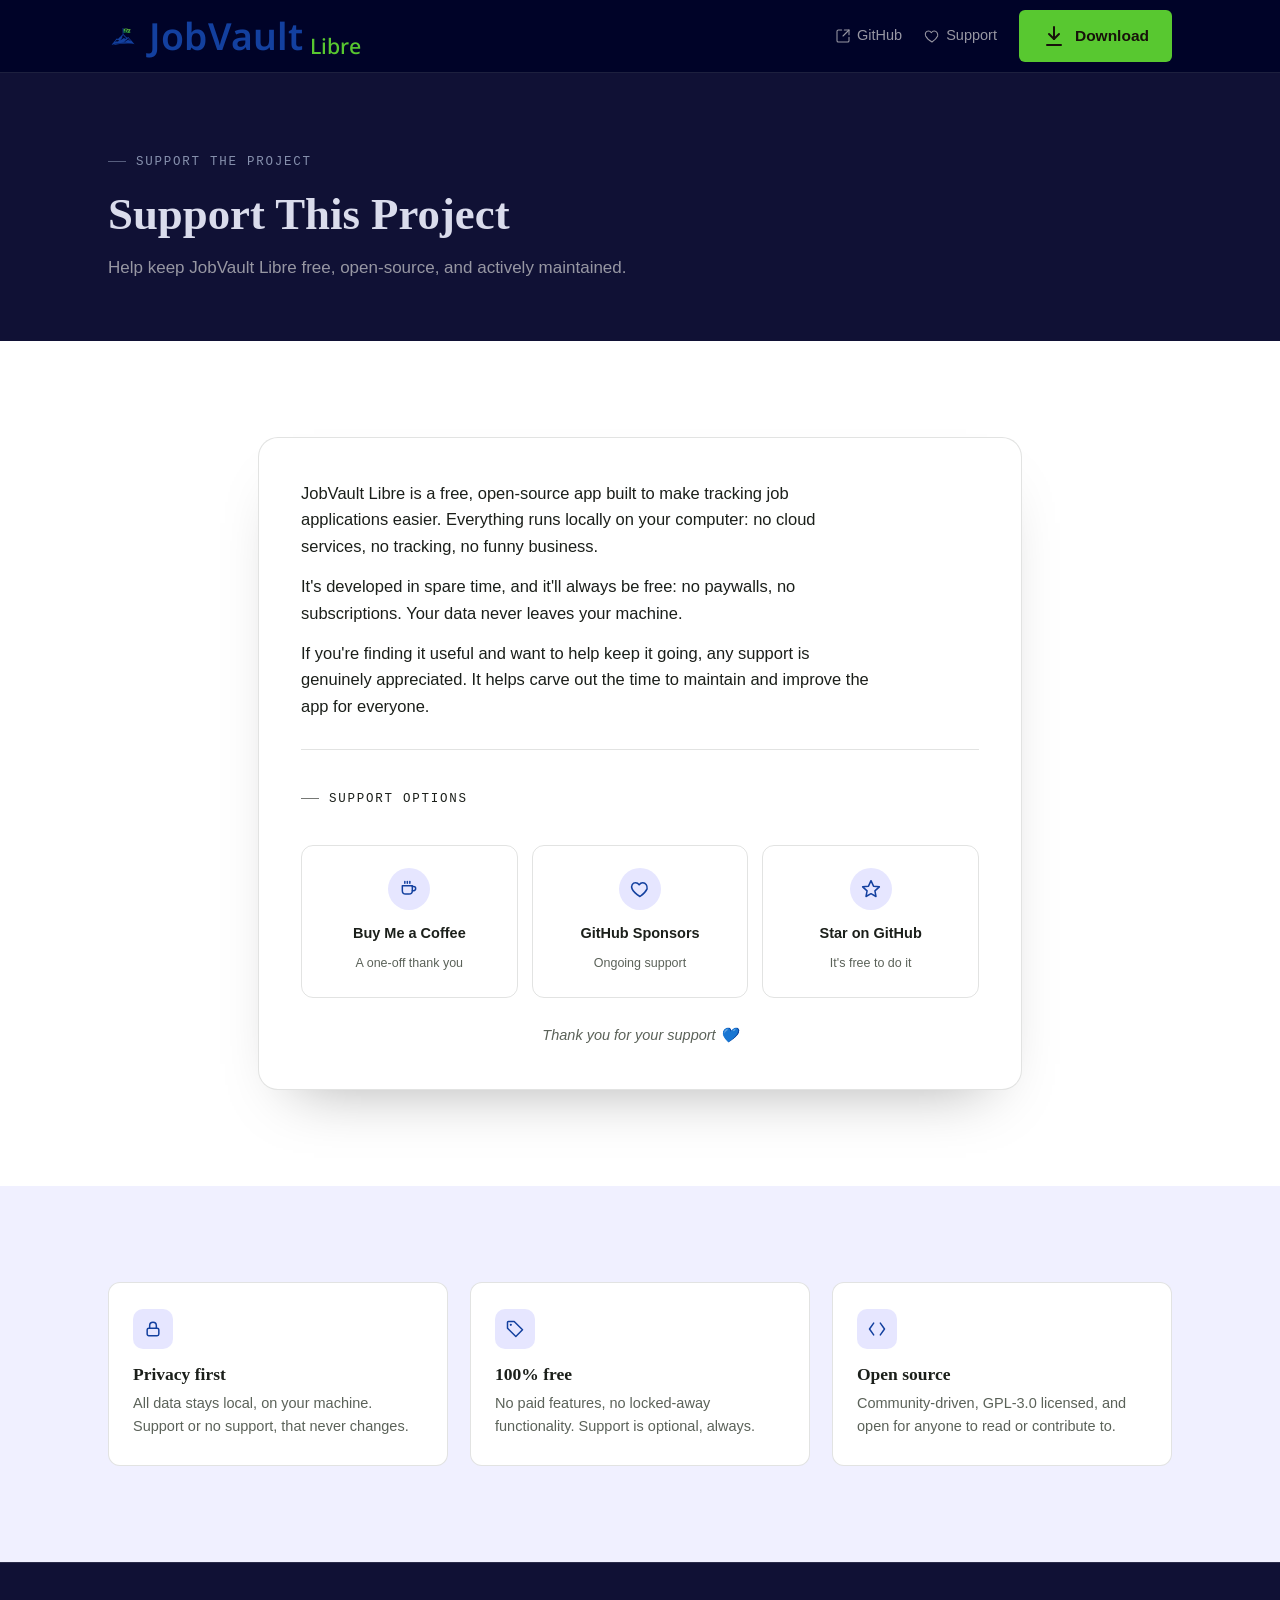
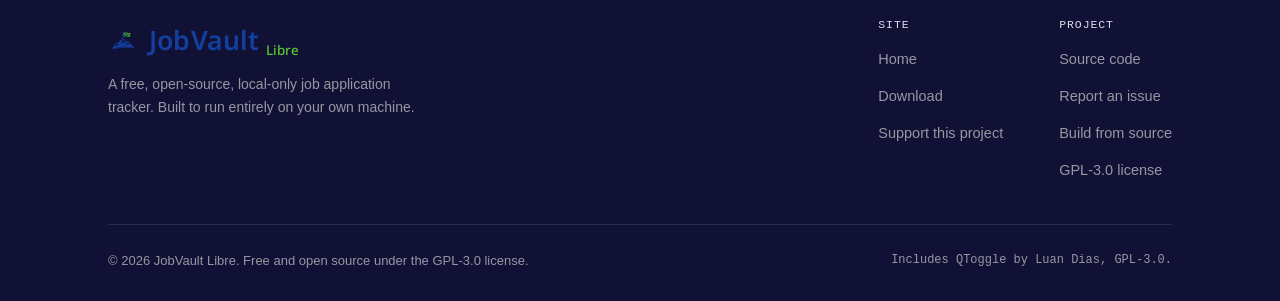
<file: docs/support.html>
<!DOCTYPE html>
<html lang="en">
<head>
<meta charset="UTF-8">
<meta name="viewport" content="width=device-width, initial-scale=1.0">
<title>Support This Project — JobVault Libre</title>
<meta name="description" content="Help keep JobVault Libre free, open-source, and actively maintained. Support development via Buy Me a Coffee, GitHub Sponsors, or a star on GitHub.">

<link rel="icon" type="image/svg+xml" href="assets/favicon.svg">
<link rel="preconnect" href="https://fonts.googleapis.com">
<link rel="preconnect" href="https://fonts.gstatic.com" crossorigin>
<link href="https://fonts.googleapis.com/css2?family=Fraunces:opsz,wght@9..144,500;9..144,600;9..144,900&family=IBM+Plex+Sans:wght@400;500;600;700&family=IBM+Plex+Mono:wght@400;500&display=swap" rel="stylesheet">
<link rel="stylesheet" href="assets/style.css">
</head>
<body>

<header class="site-header">
  <div class="container">
    <a href="index.html" class="brand">
      <img src="assets/JV_logo.png" alt="" data-logo>
      <span class="brand-mark-fallback" style="display:none">JV</span>
      <span class="brand-jobvault">JobVault</span> <span class="brand-libre">Libre</span>
    </a>
    <nav class="nav-links">
      <a class="nav-link" href="https://github.com/mariohevia/JobVault-Libre" target="_blank" rel="noopener">
        <svg viewBox="0 0 24 24" fill="none" stroke="currentColor" stroke-width="1.6" stroke-linecap="round" stroke-linejoin="round"><path d="M14 3h7v7"/><path d="M21 3l-9 9"/><path d="M21 14v5a2 2 0 01-2 2H5a2 2 0 01-2-2V5a2 2 0 012-2h5"/></svg>
        <span class="nav-text">GitHub</span>
      </a>
      <a class="nav-link" href="support.html" aria-current="page">
        <svg viewBox="0 0 24 24" fill="none" stroke="currentColor" stroke-width="1.6" stroke-linecap="round" stroke-linejoin="round"><path d="M12 21s-7.5-4.6-9.5-9.1C1 8 3 4.5 6.7 4.5c2 0 3.4 1.1 4.3 2.5.9-1.4 2.3-2.5 4.3-2.5C19 4.5 21 8 20.5 11.9 18.5 16.4 12 21 12 21z"/></svg>
        <span class="nav-text">Support</span>
      </a>
      <a class="btn btn-primary" href="download.html">
        <svg width="24" height="24" viewBox="0 0 24 24" fill="none" stroke="currentColor" stroke-width="2" stroke-linecap="round" stroke-linejoin="round"><path d="M12 3v12"/><path d="M7 10l5 5 5-5"/><path d="M5 21h14"/></svg>
        Download
      </a>
    </nav>
  </div>
</header>

<main>

  <section class="page-hero band-dark">
    <div class="container">
      <span class="eyebrow">Support the project</span>
      <h1>Support This Project</h1>
      <p>Help keep JobVault Libre free, open-source, and actively maintained.</p>
    </div>
  </section>

  <section class="band band-raised-paper">
    <div class="container" style="max-width:820px;">
      <div class="support-card">
        <div class="support-lead">
          <p>JobVault Libre is a free, open-source app built to make tracking job applications easier. Everything runs locally on your computer: no cloud services, no tracking, no funny business.</p>
          <p>It's developed in spare time, and it'll always be free: no paywalls, no subscriptions. Your data never leaves your machine.</p>
          <p>If you're finding it useful and want to help keep it going, any support is genuinely appreciated. It helps carve out the time to maintain and improve the app for everyone.</p>
        </div>

        <hr class="support-divider">

        <span class="eyebrow" style="margin-bottom:18px;">Support options</span>
        <div class="support-options" style="margin-top:18px;">

          <a class="support-option" href="https://buymeacoffee.com/mario.hevia" target="_blank" rel="noopener">
            <span class="icon-circle">
              <svg viewBox="0 0 24 24" fill="none" stroke="currentColor" stroke-width="1.8" stroke-linecap="round" stroke-linejoin="round"><path d="M4 8h12v6a4 4 0 01-4 4H8a4 4 0 01-4-4V8z"/><path d="M16 9h1.5a2.5 2.5 0 010 5H16"/><path d="M7 3v2"/><path d="M10 3v2"/><path d="M13 3v2"/></svg>
            </span>
            <strong>Buy Me a Coffee</strong>
            <span>A one-off thank you</span>
          </a>

          <a class="support-option" href="https://github.com/sponsors/mariohevia" target="_blank" rel="noopener">
            <span class="icon-circle">
              <svg viewBox="0 0 24 24" fill="none" stroke="currentColor" stroke-width="1.8" stroke-linecap="round" stroke-linejoin="round"><path d="M12 21s-7.5-4.6-9.5-9.1C1 8 3 4.5 6.7 4.5c2 0 3.4 1.1 4.3 2.5.9-1.4 2.3-2.5 4.3-2.5C19 4.5 21 8 20.5 11.9 18.5 16.4 12 21 12 21z"/></svg>
            </span>
            <strong>GitHub Sponsors</strong>
            <span>Ongoing support</span>
          </a>

          <a class="support-option" href="https://github.com/mariohevia/JobVault-Libre" target="_blank" rel="noopener">
            <span class="icon-circle">
              <svg viewBox="0 0 24 24" fill="none" stroke="currentColor" stroke-width="1.8" stroke-linecap="round" stroke-linejoin="round"><path d="M12 2l3 6.6 7 .8-5.3 4.9L18 21l-6-3.4L6 21l1.3-6.7L2 9.4l7-.8z"/></svg>
            </span>
            <strong>Star on GitHub</strong>
            <span>It's free to do it</span>
          </a>

        </div>

        <p class="thank-you">Thank you for your support 💙</p>
      </div>
    </div>
  </section>

  <section class="band band-paper">
    <div class="container">
      <div class="grid-3">
        <div class="feature-card">
          <div class="feature-icon"><svg viewBox="0 0 24 24" fill="none" stroke="currentColor" stroke-width="1.8" stroke-linecap="round" stroke-linejoin="round"><rect x="5" y="11" width="14" height="9" rx="2"/><path d="M8 11V8a4 4 0 018 0v3"/></svg></div>
          <h3>Privacy first</h3>
          <p>All data stays local, on your machine. Support or no support, that never changes.</p>
        </div>
        <div class="feature-card">
          <div class="feature-icon"><svg viewBox="0 0 24 24" fill="none" stroke="currentColor" stroke-width="1.8" stroke-linecap="round" stroke-linejoin="round"><path d="M3 11V4a1 1 0 011-1h7l10 10-8 8L3 11z"/><circle cx="7" cy="7" r="1.3" fill="currentColor" stroke="none"/></svg></div>
          <h3>100% free</h3>
          <p>No paid features, no locked-away functionality. Support is optional, always.</p>
        </div>
        <div class="feature-card">
          <div class="feature-icon"><svg viewBox="0 0 24 24" fill="none" stroke="currentColor" stroke-width="1.8" stroke-linecap="round" stroke-linejoin="round"><path d="M8 5l-5 7 5 7"/><path d="M16 5l5 7-5 7"/></svg></div>
          <h3>Open source</h3>
          <p>Community-driven, GPL-3.0 licensed, and open for anyone to read or contribute to.</p>
        </div>
      </div>
    </div>
  </section>

</main>

<footer class="site-footer">
  <div class="container">
    <div class="footer-top">
      <div class="footer-brand">
        <a href="index.html" class="brand">
          <img src="assets/JV_logo.png" alt="" data-logo>
          <span class="brand-mark-fallback" style="display:none">JV</span>
          <span class="brand-jobvault footer">JobVault</span> <span class="brand-libre footer">Libre</span>
        </a>
        <p>A free, open-source, local-only job application tracker. Built to run entirely on your own machine.</p>
      </div>
      <div class="footer-cols">
        <div class="footer-col">
          <h4>Site</h4>
          <ul>
            <li><a href="index.html">Home</a></li>
            <li><a href="download.html">Download</a></li>
            <li><a href="support.html">Support this project</a></li>
          </ul>
        </div>
        <div class="footer-col">
          <h4>Project</h4>
          <ul>
            <li><a href="https://github.com/mariohevia/JobVault-Libre" target="_blank" rel="noopener">Source code</a></li>
            <li><a href="https://github.com/mariohevia/JobVault-Libre/issues" target="_blank" rel="noopener">Report an issue</a></li>
            <li><a href="https://github.com/mariohevia/JobVault-Libre/blob/main/build_instructions.md" target="_blank" rel="noopener">Build from source</a></li>
            <li><a href="https://github.com/mariohevia/JobVault-Libre/blob/main/LICENSE" target="_blank" rel="noopener">GPL-3.0 license</a></li>
          </ul>
        </div>
      </div>
    </div>
    <div class="footer-bottom">
      <span>© <span data-year>2026</span> JobVault Libre. Free and open source under the GPL-3.0 license.</span>
      <span class="license">Includes QToggle by Luan Dias, GPL-3.0.</span>
    </div>
  </div>
</footer>

<script src="assets/script.js"></script>
</body>
</html>
</file>
<file: docs/assets/style.css>
/* ============================================================
   JobVault Libre — site stylesheet
   Design concept: a vault (privacy, security) that holds a
   ledger (the record of your job search). Dark "vault" bands
   for arrival/decision moments, warm "paper/ledger" bands for
   reading and reference. Brass = the vault mechanism (primary
   action). Sage = the private/local signal (secondary accent).
   ============================================================ */
@import url('https://fonts.googleapis.com/css2?family=Noto+Sans:wght@400;500;600;700&display=swap');

:root {
  /* --- color: vault (dark) --- */
  --ink: #101135;
  --ink-raised: #171E19;
  --ink-line: rgba(237, 232, 219, 0.12);
  --ink-text: #dadcec;
  --ink-text-muted: #9797a3;

  /* --- color: ledger (paper) --- */
  --paper: rgb(240, 240, 255);
  --paper-raised: #FFFFFF;
  --paper-line: rgba(23, 24, 19, 0.12);
  --paper-text: #1B1F1A;
  --paper-text-muted: #5B6259;

  /* --- accents --- */
  --brass: #58c830;
  --brass-bright: #38a810;
  --brass-ink: #3A2A0F;
  --sage: #5D7D68;
  --sage-bright: #8690ad;
  --rust: #A85A3C;

  /* --- type --- */
  --font-display: "Montserrat", serif;
  --font-brand: "Noto Sans", sans-serif;
  --font-body: "Montserrat", sans-serif;
  --font-mono: "Montserrat", monospace;

  /* --- layout --- */
  --container: 1120px;
  --radius-sm: 6px;
  --radius-md: 12px;
  --radius-lg: 20px;

  /* --- mock app --- */
  --app-bg-color: #202024;
  --app-titlebar-color: #2e2e32;
  --app-hover-color: rgba(45, 45, 45);
  --app-border-color: #404047;
}
/* ---------- reset ---------- */
*, *::before, *::after { box-sizing: border-box; }
html { scroll-behavior: smooth; }
@media (prefers-reduced-motion: reduce) {
  html { scroll-behavior: auto; }
  *, *::before, *::after { animation-duration: 0.01ms !important; animation-iteration-count: 1 !important; transition-duration: 0.01ms !important; scroll-behavior: auto !important; }
}
html, body { overflow-x: hidden; }
body {
  margin: 0;
  background: var(--paper);
  color: var(--paper-text);
  font-family: var(--font-body);
  font-size: 17px;
  line-height: 1.6;
  -webkit-font-smoothing: antialiased;
}
img { max-width: 100%; display: block; }
a { color: inherit; text-decoration: none; }
h1, h2, h3, h4 { font-family: var(--font-display); margin: 0; line-height: 1.08; font-weight: 600; }
p { margin: 0; }
ul { margin: 0; padding: 0; list-style: none; }
button { font: inherit; }
:focus-visible {
  outline: 2px solid var(--brass-bright);
  outline-offset: 3px;
  border-radius: 4px;
}

.brand-jobvault {
  color: #13409f;
  font-size:28pt;
  font-weight:600;
  font-family: var(--font-brand);
}

.brand-libre {
  color: #58c830;
  font-size:16pt;
  font-weight:500;
  font-family: var(--font-brand);
  margin-left: -5px;
  margin-top: 21px;
}

.brand-jobvault.footer {
  font-size:20pt;
  font-weight:600;
}

.brand-libre.footer {
  font-size:10pt;
  font-weight:500;
}

.container {
  max-width: var(--container);
  margin: 0 auto;
  padding: 0 28px;
}

/* ---------- sections / bands ---------- */
.band { padding: 96px 0; }
.band-tight { padding: 72px 0; }
.band-dark { background: var(--ink); color: var(--ink-text); }
.band-paper { background: var(--paper); color: var(--paper-text); }
.band-raised-paper { background: var(--paper-raised); }

/* subtle ledger rule texture on paper bands */
.band-paper.ruled {
  background-image: repeating-linear-gradient(
    to bottom, transparent, transparent 43px, var(--paper-line) 43px, var(--paper-line) 44px
  );
  background-position: 0 120px;
}

.eyebrow {
  display: inline-flex;
  align-items: center;
  gap: 10px;
  font-family: var(--font-mono);
  font-size: 12.5px;
  letter-spacing: 0.14em;
  text-transform: uppercase;
  font-weight: 500;
}
.band-dark .eyebrow { color: var(--sage-bright); }
.band-paper .eyebrow { color: var(--sage); }
.eyebrow::before { content: ""; width: 18px; height: 1px; background: currentColor; opacity: 0.6; }

/* ---------- buttons ---------- */
.btn {
  display: inline-flex;
  align-items: center;
  gap: 9px;
  padding: 13px 22px;
  border-radius: var(--radius-sm);
  font-weight: 600;
  font-size: 15.5px;
  border: 1px solid transparent;
  cursor: pointer;
  transition: transform 0.15s ease, background 0.15s ease, border-color 0.15s ease, color 0.15s ease;
  white-space: nowrap;
}
.btn svg { flex: none; }
.btn:hover { transform: translateY(-1px); }
.btn-primary {
  background: var(--brass);
  color: #17120A;
}
.btn-primary:hover { background: var(--brass-bright); }
.btn-outline-dark {
  border-color: rgba(236, 231, 218, 0.28);
  color: var(--ink-text);
}
.btn-outline-dark:hover { border-color: rgba(236, 231, 218, 0.6); background: rgba(236, 231, 218, 0.06); }
.btn-outline-paper {
  border-color: rgba(27, 31, 26, 0.25);
  color: var(--paper-text);
}
.btn-outline-paper:hover { border-color: rgba(27, 31, 26, 0.5); background: rgba(27, 31, 26, 0.04); }
.btn-block { width: 100%; justify-content: center; }
.btn-disabled {
  opacity: 0.45;
  cursor: default;
  pointer-events: none;
}
.btn-sage { background: var(--sage); color: #0F1712; }
.btn-sage:hover { background: var(--sage-bright); }

/* ---------- header / nav ---------- */
.site-header {
  position: sticky;
  top: 0;
  z-index: 40;
  background: rgb(0, 3, 40);
  backdrop-filter: saturate(140%) blur(10px);
  border-bottom: 1px solid var(--ink-line);
}
.site-header .container {
  display: flex;
  align-items: center;
  justify-content: space-between;
  height: 72px;
}
.brand {
  display: flex;
  align-items: center;
  gap: 11px;
  color: var(--ink-text);
  font-family: var(--font-display);
  font-weight: 600;
  font-size: 19px;
  letter-spacing: 0.01em;
  white-space: nowrap;
  flex-shrink: 0;
}
.brand img {
  width: 30px;
  height: 30px;
  border-radius: 7px;
}
.brand-mark-fallback {
  width: 30px;
  height: 30px;
  border-radius: 7px;
  background: linear-gradient(155deg, var(--brass-bright), var(--brass));
  display: flex;
  align-items: center;
  justify-content: center;
  font-family: var(--font-display);
  font-weight: 700;
  font-size: 14px;
  color: #17120A;
}
.nav-links {
  display: flex;
  align-items: center;
  gap: 22px;
}
.nav-link {
  display: inline-flex;
  align-items: center;
  gap: 6px;
  color: var(--ink-text-muted);
  font-size: 14.5px;
  font-weight: 500;
  transition: color 0.15s ease;
}
.nav-link:hover { color: var(--ink-text); }
.nav-link svg { width: 16px; height: 16px; }

/* ---------- hero ---------- */
.hero {
  padding: 84px 0 100px;
  position: relative;
  overflow: hidden;
}
.hero-grid {
  display: grid;
  grid-template-columns: 1.05fr 0.95fr;
  gap: 56px;
  align-items: center;
}
.hero h1 {
  font-size: clamp(2.4rem, 4.2vw, 3.4rem);
  margin: 20px 0 22px;
  letter-spacing: -0.01em;
}
.hero-sub {
  font-size: 18px;
  color: var(--ink-text-muted);
  max-width: 46ch;
  margin-bottom: 34px;
}
.hero-ctas { display: flex; gap: 14px; flex-wrap: wrap; margin-bottom: 30px; }
.hero-note {
  font-family: var(--font-mono);
  font-size: 12.5px;
  color: var(--ink-text-muted);
  letter-spacing: 0.02em;
}

/* stamp — the recurring signature motif */
.stamp {
  --stamp-color: var(--brass-bright);
  width: 128px;
  height: 128px;
  border-radius: 50%;
  border: 1.5px dashed var(--stamp-color);
  color: var(--stamp-color);
  display: flex;
  align-items: center;
  justify-content: center;
  text-align: center;
  font-family: var(--font-mono);
  font-size: 10.5px;
  letter-spacing: 0.08em;
  text-transform: uppercase;
  line-height: 1.5;
  transform: rotate(-9deg);
  flex: none;
  position: relative;
}
.stamp::before {
  content: "";
  position: absolute;
  inset: 10px;
  border: 1px solid var(--stamp-color);
  border-radius: 50%;
  opacity: 0.55;
}
.stamp span { position: relative; padding: 0 14px; }

/* hero mock UI: a stylized application-tracker card, not a screenshot */
.mock-window {
  background: var(--app-bg-color);
  border-radius: var(--radius-lg);
  overflow: hidden;
}
.mock-titlebar {
  display: flex;
  align-items: center;
  gap: 8px;
  padding: 13px 16px;
  background: var(--app-titlebar-color);
}
.mock-dot { width: 15px; height: 15px; border-radius: 50%; background: #434347; }
.mock-titlebar-label {
  margin-left: 85px;
  margin-right: 37px;
  font-family: var(--font-mono);
  font-size: 11.5px;
  color: var(--ink-text);
  letter-spacing: 0.03em;
}
.mock-body { padding: 18px; display: flex; flex-direction: column; gap: 10px; }
.mock-row {
  display: flex;
  align-items: center;
  gap: 14px;
  padding: 13px 14px;
  border-radius: var(--radius-sm);
  background: var(--app-bg-color);
  border: 1px solid;
  border-color: var(--app-border-color); 
}
.mock-row.active { 
  border: 1px solid;
  border-color: var(--app-border-color); 
  background: var(--app-hover-color); 
}
.mock-role { font-weight: 600; font-size: 14.5px; color: var(--ink-text); }
.mock-company { font-family: var(--font-mono); font-size: 12px; color: var(--ink-text); margin-top: 2px; }
.mock-location { font-family: var(--font-mono); font-size: 12px; color: var(--ink-text-muted); margin-top: 2px; }
.mock-status {
  margin-left: auto;
  font-family: var(--font-mono);
  font-size: 11px;
  padding: 3px;
  border-radius: 999px;
  white-space: nowrap;  
  width: 80px;
  height: 24px;
}
.status-interview { background: #F59E0B; color: #ffffff; text-align: center; }
.status-applied { background: #3B82F6; color: #ffffff; text-align: center; }
.status-offer { background: #2b7a2b; color: #ffffff; text-align: center; }
.mock-lock {
  display: flex;
  align-items: center;
  gap: 7px;
  justify-content: center;
  margin-top: 4px;
  padding: 10px;
  font-family: var(--font-mono);
  font-size: 11.5px;
  color: var(--paper-text-muted);
}
.mock-lock svg { width: 13px; height: 13px; }

/* ---------- comparison ---------- */
.compare {
  border: 1px solid var(--paper-line);
  border-radius: var(--radius-md);
  overflow: hidden;
  background: var(--paper-raised);
}
.compare-row {
  display: grid;
  grid-template-columns: 1.1fr 1fr 1fr;
}
.compare-row + .compare-row { border-top: 1px solid var(--paper-line); }
.compare-cell { padding: 18px 22px; font-size: 15px; }
.compare-row.head .compare-cell {
  font-family: var(--font-mono);
  font-size: 11.5px;
  letter-spacing: 0.08em;
  text-transform: uppercase;
  color: var(--paper-text-muted);
  padding-bottom: 12px;
  padding-top: 20px;
}
.compare-cell.label { color: var(--paper-text-muted); font-size: 14.5px; }
.compare-cell.bad { color: #b32727; }
.compare-cell.good { color: var(--sage); font-weight: 600; }
.compare-cell.good svg { width: 15px; height: 15px; vertical-align: -2px; margin-right: 6px; }

/* ---------- feature grid ---------- */
.grid-3 { display: grid; grid-template-columns: repeat(3, 1fr); gap: 22px; }
.grid-2 { display: grid; grid-template-columns: repeat(2, 1fr); gap: 22px; }
.feature-card {
  background: var(--paper-raised);
  border: 1px solid var(--paper-line);
  border-radius: var(--radius-md);
  padding: 26px 24px;
}
.feature-icon {
  width: 40px; height: 40px;
  border-radius: 10px;
  background: rgb(230, 230, 255);
  color: rgb(19, 64, 159);
  display: flex; align-items: center; justify-content: center;
  margin-bottom: 16px;
}
.feature-icon svg { width: 20px; height: 20px; }
.feature-card h3 { font-size: 17.5px; margin-bottom: 8px; font-weight: 600; }
.feature-card p { color: var(--paper-text-muted); font-size: 14.5px; }

/* ---------- steps ---------- */
.steps { display: grid; grid-template-columns: repeat(3, 1fr); gap: 30px; counter-reset: step; }
.step { position: relative; padding-left: 4px; }
.step-num {
  font-family: var(--font-mono);
  font-size: 13px;
  color: var(--sage);
  margin-bottom: 10px;
  display: block;
}
.step h3 { font-size: 18px; margin-bottom: 8px; }
.step p { color: var(--ink-text-muted); font-size: 14.5px; }
.band-paper .step p { color: var(--paper-text-muted); }

/* ---------- cta band ---------- */
.cta-band { text-align: center; }
.cta-band h2 { font-size: clamp(1.7rem, 3vw, 2.3rem); margin-bottom: 14px; }
.cta-band p { color: var(--ink-text-muted); margin-bottom: 30px; }
.cta-actions { display: flex; gap: 14px; justify-content: center; flex-wrap: wrap; }

/* ---------- footer ---------- */
.site-footer { background: var(--ink); color: var(--ink-text-muted); padding: 56px 0 30px; border-top: 1px solid var(--ink-line); }
.footer-top { display: flex; justify-content: space-between; align-items: flex-start; gap: 40px; flex-wrap: wrap; margin-bottom: 40px; }
.footer-brand { max-width: 320px; }
.footer-brand .brand { margin-bottom: 12px; }
.footer-brand p { font-size: 14px; }
.footer-cols { display: flex; gap: 56px; flex-wrap: wrap; }
.footer-col h4 {
  font-family: var(--font-mono);
  font-size: 11.5px;
  letter-spacing: 0.08em;
  text-transform: uppercase;
  color: var(--ink-text);
  margin-bottom: 14px;
  font-weight: 500;
}
.footer-col ul { display: flex; flex-direction: column; gap: 10px; }
.footer-col a { font-size: 14.5px; transition: color 0.15s ease; }
.footer-col a:hover { color: var(--ink-text); }
.footer-bottom {
  display: flex; justify-content: space-between; align-items: center; flex-wrap: wrap; gap: 12px;
  padding-top: 26px; border-top: 1px solid var(--ink-line);
  font-size: 13px;
}
.footer-bottom .license { font-family: var(--font-mono); font-size: 12px; }

/* ---------- page hero (secondary pages) ---------- */
.page-hero { padding: 70px 0 60px; }
.page-hero h1 { font-size: clamp(2rem, 3.6vw, 2.8rem); margin: 18px 0 16px; }
.page-hero p { color: var(--ink-text-muted); max-width: 56ch; font-size: 17px; }

/* ---------- download page ---------- */
.platform-cards { display: grid; grid-template-columns: repeat(3, 1fr); gap: 20px; }
.platform-card {
  background: var(--paper-raised);
  border: 1px solid var(--paper-line);
  border-radius: var(--radius-md);
  padding: 28px 24px;
  display: flex;
  flex-direction: column;
  gap: 14px;
}
.platform-card.is-ready { border-color: var(--sage); box-shadow: 0 10px 30px -18px rgba(93,125,104,0.5); }
.platform-top { display: flex; align-items: center; justify-content: space-between; }
.platform-name { font-family: var(--font-display); font-weight: 600; font-size: 19px; }
.platform-badge {
  font-family: var(--font-mono);
  font-size: 10.5px;
  letter-spacing: 0.06em;
  text-transform: uppercase;
  padding: 4px 9px;
  border-radius: 999px;
}
.badge-ready { background: #2b7a2b; color: #ffffff; }
.badge-soon { background: #6B7280; color: #ffffff; }
.platform-desc { color: var(--paper-text-muted); font-size: 14px; flex-grow: 1; }

.steps-panel {
  background: var(--paper-raised);
  border: 1px solid var(--paper-line);
  border-radius: var(--radius-md);
  padding: 8px 0;
}
.steps-panel-row {
  display: flex;
  gap: 18px;
  padding: 20px 26px;
}
.steps-panel-row + .steps-panel-row { border-top: 1px solid var(--paper-line); }
.steps-panel-num {
  font-family: var(--font-mono);
  color: rgb(19, 64, 159);
  font-size: 14px;
  flex: none;
  width: 22px;
}
.steps-panel-row h4 { font-size: 15.5px; margin-bottom: 5px; font-weight: 600; }
.steps-panel-row p { color: var(--paper-text-muted); font-size: 14.5px; }
code, .inline-code {
  font-family: var(--font-mono);
  background: #EFE9DA;
  color: #4A3A22;
  padding: 2px 7px;
  border-radius: 5px;
  font-size: 0.9em;
}
.code-block {
  font-family: var(--font-mono);
  font-size: 13.5px;
  background: var(--ink);
  color: #D8E4DC;
  border-radius: var(--radius-sm);
  padding: 16px 18px;
  overflow-x: auto;
  line-height: 1.7;
}
.code-block .c { color: #7FA98C; }

.note-box {
  border: 1px solid var(--paper-line);
  border-left: 3px solid var(--sage);
  border-radius: var(--radius-sm);
  padding: 16px 20px;
  font-size: 14.5px;
  color: var(--paper-text-muted);
  background: var(--paper-raised);
}

/* ---------- support page ---------- */
.support-card {
  background: var(--paper-raised);
  border: 1px solid var(--paper-line);
  border-radius: var(--radius-lg);
  padding: 42px;
  box-shadow: 0 30px 60px -35px rgba(0,0,0,0.35);
}
.support-lead { font-size: 16.5px; color: var(--paper-text); max-width: 62ch; }
.support-lead p + p { margin-top: 14px; }
.support-divider { height: 1px; background: var(--paper-line); margin: 30px 0; border: none; }
.support-options { display: grid; grid-template-columns: repeat(3, 1fr); gap: 14px; }
.support-option {
  border: 1px solid var(--paper-line);
  border-radius: var(--radius-md);
  padding: 22px 18px;
  text-align: center;
  transition: border-color 0.15s ease, transform 0.15s ease;
}
.support-option:hover { border-color: rgb(19, 64, 159); transform: translateY(-2px); }
.support-option .icon-circle {
  width: 42px; height: 42px; border-radius: 50%;
  background: rgb(230, 230, 255); color: rgb(19, 64, 159);
  display: flex; align-items: center; justify-content: center;
  margin: 0 auto 12px;
}
.support-option .icon-circle svg { width: 20px; height: 20px; }
.support-option strong { display: block; font-size: 14.5px; margin-bottom: 3px; }
.support-option span { font-size: 12.5px; color: var(--paper-text-muted); }
.thank-you {
  text-align: center;
  margin-top: 26px;
  font-style: italic;
  color: var(--paper-text-muted);
  font-size: 14.5px;
}

/* ---------- responsive ---------- */
@media (max-width: 940px) {
  .hero-grid { grid-template-columns: 1fr; }
  .mock-window { transform: none; max-width: 460px; }
  .grid-3, .steps, .platform-cards, .support-options, .grid-2 { grid-template-columns: 1fr 1fr; }
  .footer-top { flex-direction: column; }
}
@media (max-width: 680px) {
  .band { padding: 64px 0; }
  .band-tight { padding: 48px 0; }
  .grid-3, .steps, .platform-cards, .support-options, .grid-2, .compare-row { grid-template-columns: 1fr; }
  .compare-row.head { display: none; }
  .compare-cell { padding: 10px 20px; }
  .compare-row { padding: 10px 0; }
  .compare-cell.label::after { content: attr(data-label); display: block; font-family: var(--font-mono); font-size: 10.5px; text-transform: uppercase; letter-spacing: 0.06em; color: var(--paper-text-muted); margin-top: 8px; }
  .nav-link .nav-text { display: none; }
  .site-header .container { padding: 0 18px; }
  .nav-links { gap: 14px; }
  .brand { font-size: 16.5px; gap: 8px; }
  .brand img, .brand-mark-fallback { width: 26px; height: 26px; }
  .btn { padding: 11px 16px; font-size: 14.5px; }
  .stamp { width: 100px; height: 100px; font-size: 11px;}
  .support-card { padding: 26px; }
  .footer-cols { gap: 30px; }
  .footer-bottom { flex-direction: column; align-items: flex-start; }
}
</file>
